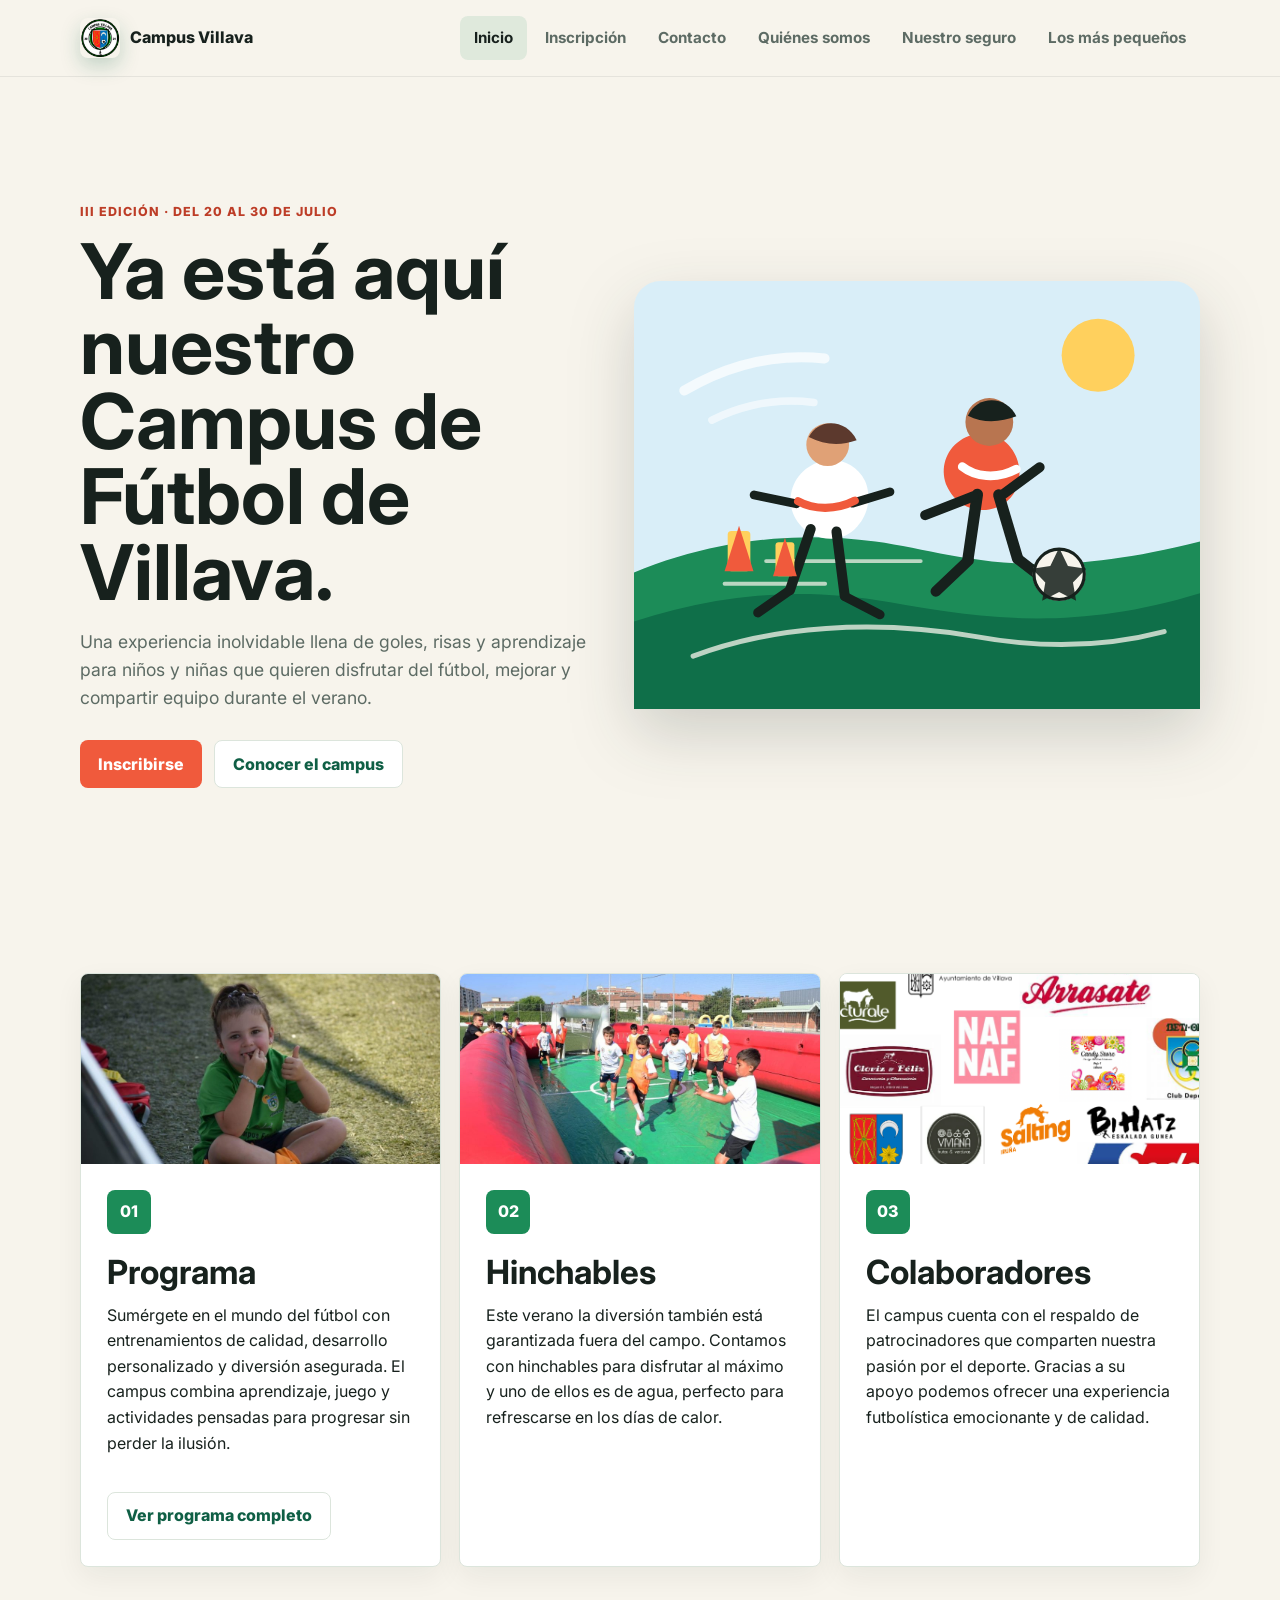
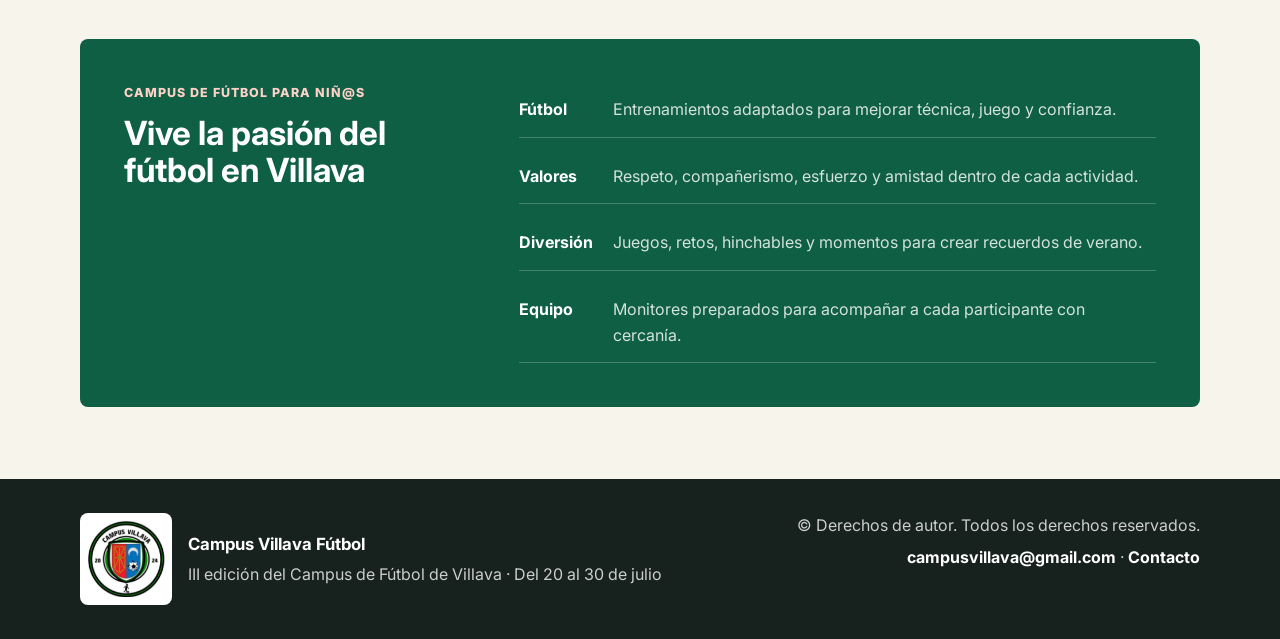
<file: index.html>
<!DOCTYPE html>
<html lang="es">
<head>
  <meta charset="UTF-8">
  <meta name="viewport" content="width=device-width, initial-scale=1.0">
  <title>Campus Villava Fútbol | Inicio</title>
  <link rel="preconnect" href="https://fonts.googleapis.com">
  <link rel="preconnect" href="https://fonts.gstatic.com" crossorigin>
  <link href="https://fonts.googleapis.com/css2?family=Inter:wght@400;600;700;800&display=swap" rel="stylesheet">
  <link rel="stylesheet" href="css/styles.css">
  <link rel="icon" type="image/png" href="assets/Campus Villava fondo transparente.png">
</head>
<body>
  <header class="site-header">
    <nav class="nav">
      <a class="brand" href="./" aria-label="Campus Villava Fútbol">
        <img class="brand-mark" src="assets/Campus Villava fondo transparente.png" alt="">
        <span>Campus Villava</span>
      </a>
      <button class="nav-toggle" type="button" aria-label="Abrir menú" aria-expanded="false">
        <span></span>
        <span></span>
        <span></span>
      </button>
      <div class="nav-links" data-nav-links>
        <a class="active" href="./">Inicio</a>
        <a href="inscripcion/">Inscripción</a>
        <a href="contacto/">Contacto</a>
        <a href="quienes-somos/">Quiénes somos</a>
        <a href="seguro/">Nuestro seguro</a>
        <a href="pequenos/">Los más pequeños</a>
      </div>
    </nav>
  </header>

  <main>
    <section class="hero">
      <div class="hero-content">
        <p class="eyebrow">III edición · Del 20 al 30 de julio</p>
        <h1>Ya está aquí nuestro Campus de Fútbol de Villava.</h1>
        <p class="hero-copy">Una experiencia inolvidable llena de goles, risas y aprendizaje para niños y niñas que quieren disfrutar del fútbol, mejorar y compartir equipo durante el verano.</p>
        <div class="hero-actions">
          <a class="button primary" href="inscripcion/">Inscribirse</a>
          <a class="button secondary" href="quienes-somos/">Conocer el campus</a>
        </div>
      </div>
      <div class="hero-visual" aria-hidden="true">
        <img src="assets/campus-hero.svg" alt="">
      </div>
    </section>

    <section class="section intro-grid">
      <article>
        <img class="intro-card-image" src="assets/Programa.jpg" alt="Participante del campus de fútbol descansando en el campo">
        <div class="intro-card-body">
          <span class="card-icon">01</span>
          <h2>Programa</h2>
          <p>Sumérgete en el mundo del fútbol con entrenamientos de calidad, desarrollo personalizado y diversión asegurada. El campus combina aprendizaje, juego y actividades pensadas para progresar sin perder la ilusión.</p>
          <a class="button secondary intro-card-link" href="https://drive.google.com/file/d/11pSYK8jGQql9pUrgoOUOJ0aLpMXJHMHa/view" target="_blank" rel="noopener noreferrer">Ver programa completo</a>
        </div>
      </article>
      <article>
        <img class="intro-card-image" src="assets/Hinchables.jpg" alt="Niños jugando al fútbol dentro de un hinchable">
        <div class="intro-card-body">
          <span class="card-icon">02</span>
          <h2>Hinchables</h2>
          <p>Este verano la diversión también está garantizada fuera del campo. Contamos con hinchables para disfrutar al máximo y uno de ellos es de agua, perfecto para refrescarse en los días de calor.</p>
        </div>
      </article>
      <article>
        <img class="intro-card-image intro-card-image-logos" src="assets/Colaboradores.png" alt="Logotipos de colaboradores del Campus Villava">
        <div class="intro-card-body">
          <span class="card-icon">03</span>
          <h2>Colaboradores</h2>
          <p>El campus cuenta con el respaldo de patrocinadores que comparten nuestra pasión por el deporte. Gracias a su apoyo podemos ofrecer una experiencia futbolística emocionante y de calidad.</p>
        </div>
      </article>
    </section>

    <section class="section schedule-band">
      <div>
        <p class="eyebrow">Campus de fútbol para niñ@s</p>
        <h2>Vive la pasión del fútbol en Villava</h2>
      </div>
      <div class="timeline">
        <div><strong>Fútbol</strong><span>Entrenamientos adaptados para mejorar técnica, juego y confianza.</span></div>
        <div><strong>Valores</strong><span>Respeto, compañerismo, esfuerzo y amistad dentro de cada actividad.</span></div>
        <div><strong>Diversión</strong><span>Juegos, retos, hinchables y momentos para crear recuerdos de verano.</span></div>
        <div><strong>Equipo</strong><span>Monitores preparados para acompañar a cada participante con cercanía.</span></div>
      </div>
    </section>
  </main>

  <footer class="footer">
    <div class="footer-brand">
      <img src="assets/Campus Villava.png" alt="Campus Villava Fútbol">
      <div>
        <strong>Campus Villava Fútbol</strong>
        <p>III edición del Campus de Fútbol de Villava · Del 20 al 30 de julio</p>
      </div>
    </div>
    <div class="footer-info">
      <p>© Derechos de autor. Todos los derechos reservados.</p>
      <p><a href="contacto/">campusvillava@gmail.com</a> · <a href="contacto/">Contacto</a></p>
    </div>
  </footer>

  <script src="js/main.js"></script>
</body>
</html>
</file>
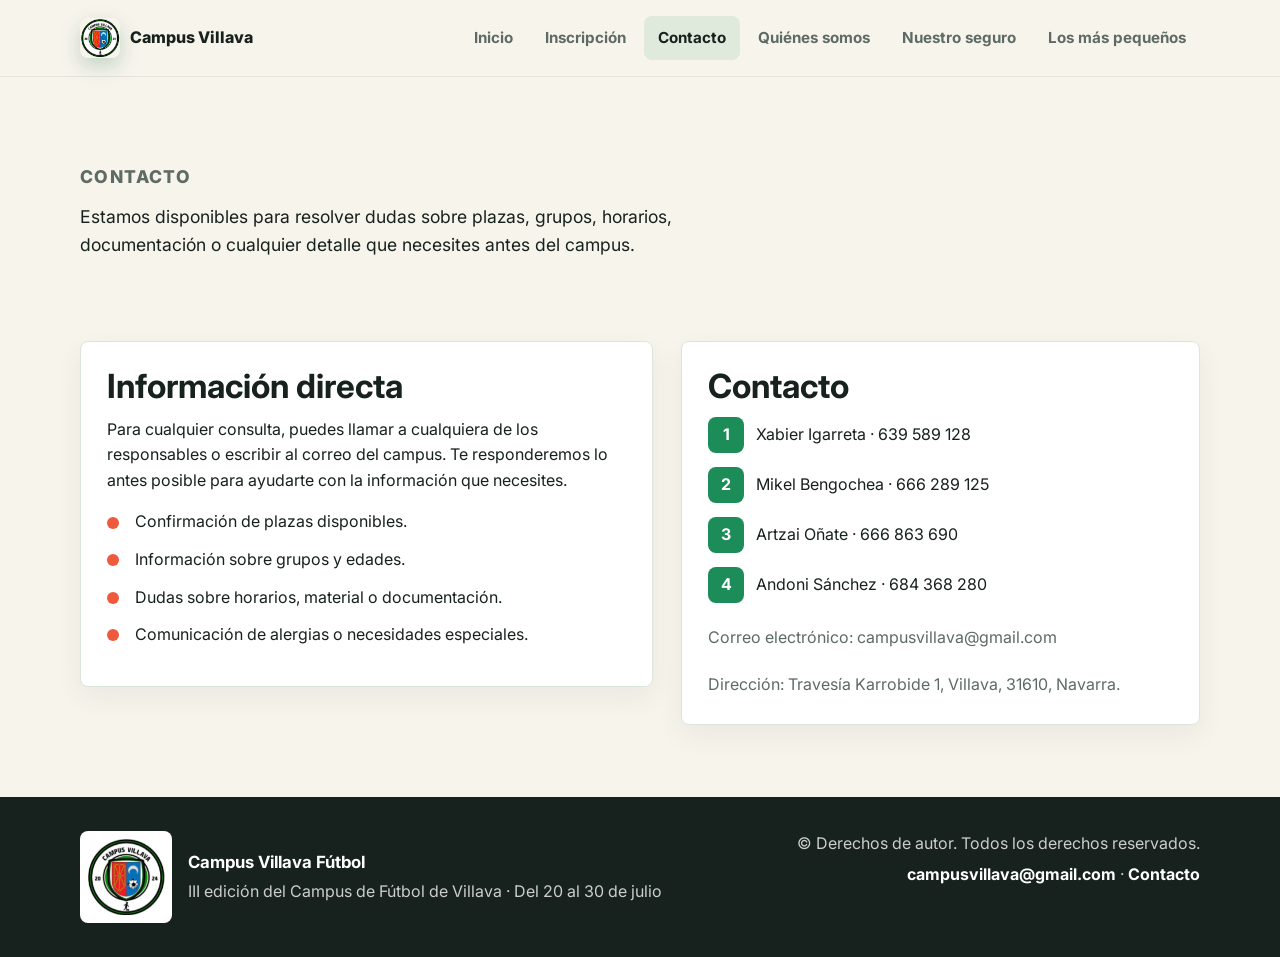
<file: contacto/index.html>
<!DOCTYPE html>
<html lang="es">
<head>
  <meta charset="UTF-8">
  <meta name="viewport" content="width=device-width, initial-scale=1.0">
  <title>Campus Villava Fútbol | Contacto</title>
  <link rel="preconnect" href="https://fonts.googleapis.com">
  <link rel="preconnect" href="https://fonts.gstatic.com" crossorigin>
  <link href="https://fonts.googleapis.com/css2?family=Inter:wght@400;600;700;800&display=swap" rel="stylesheet">
  <link rel="stylesheet" href="../css/styles.css">
  <link rel="icon" type="image/png" href="../assets/Campus Villava fondo transparente.png">
</head>
<body>
  <header class="site-header">
    <nav class="nav">
      <a class="brand" href="../" aria-label="Campus Villava Fútbol">
        <img class="brand-mark" src="../assets/Campus Villava fondo transparente.png" alt="">
        <span>Campus Villava</span>
      </a>
      <button class="nav-toggle" type="button" aria-label="Abrir menú" aria-expanded="false">
        <span></span>
        <span></span>
        <span></span>
      </button>
      <div class="nav-links" data-nav-links>
        <a href="../">Inicio</a>
        <a href="../inscripcion/">Inscripción</a>
        <a class="active" href="../contacto/">Contacto</a>
        <a href="../quienes-somos/">Quiénes somos</a>
        <a href="../seguro/">Nuestro seguro</a>
        <a href="../pequenos/">Los más pequeños</a>
      </div>
    </nav>
  </header>

  <main>
    <section class="page-hero compact contact-hero">
      <p class="eyebrow">Contacto</p>
      <p>Estamos disponibles para resolver dudas sobre plazas, grupos, horarios, documentación o cualquier detalle que necesites antes del campus.</p>
    </section>

    <section class="section signup-layout contact-section">
      <div class="panel">
        <h2>Información directa</h2>
        <p>Para cualquier consulta, puedes llamar a cualquiera de los responsables o escribir al correo del campus. Te responderemos lo antes posible para ayudarte con la información que necesites.</p>
        <ul class="check-list">
          <li>Confirmación de plazas disponibles.</li>
          <li>Información sobre grupos y edades.</li>
          <li>Dudas sobre horarios, material o documentación.</li>
          <li>Comunicación de alergias o necesidades especiales.</li>
        </ul>
      </div>

      <aside class="panel signup-aside">
        <h2>Contacto</h2>
        <div class="steps">
          <div><strong>1</strong><span>Xabier Igarreta · 639 589 128</span></div>
          <div><strong>2</strong><span>Mikel Bengochea · 666 289 125</span></div>
          <div><strong>3</strong><span>Artzai Oñate · 666 863 690</span></div>
          <div><strong>4</strong><span>Andoni Sánchez · 684 368 280</span></div>
        </div>
        <p class="aside-note">Correo electrónico: campusvillava@gmail.com</p>
        <p class="aside-note">Dirección: Travesía Karrobide 1, Villava, 31610, Navarra.</p>
      </aside>
    </section>
  </main>

  <footer class="footer">
    <div class="footer-brand">
      <img src="../assets/Campus Villava.png" alt="Campus Villava Fútbol">
      <div>
        <strong>Campus Villava Fútbol</strong>
        <p>III edición del Campus de Fútbol de Villava · Del 20 al 30 de julio</p>
      </div>
    </div>
    <div class="footer-info">
      <p>© Derechos de autor. Todos los derechos reservados.</p>
      <p><a href="../contacto/">campusvillava@gmail.com</a> · <a href="../contacto/">Contacto</a></p>
    </div>
  </footer>

  <script src="../js/main.js"></script>
</body>
</html>
</file>
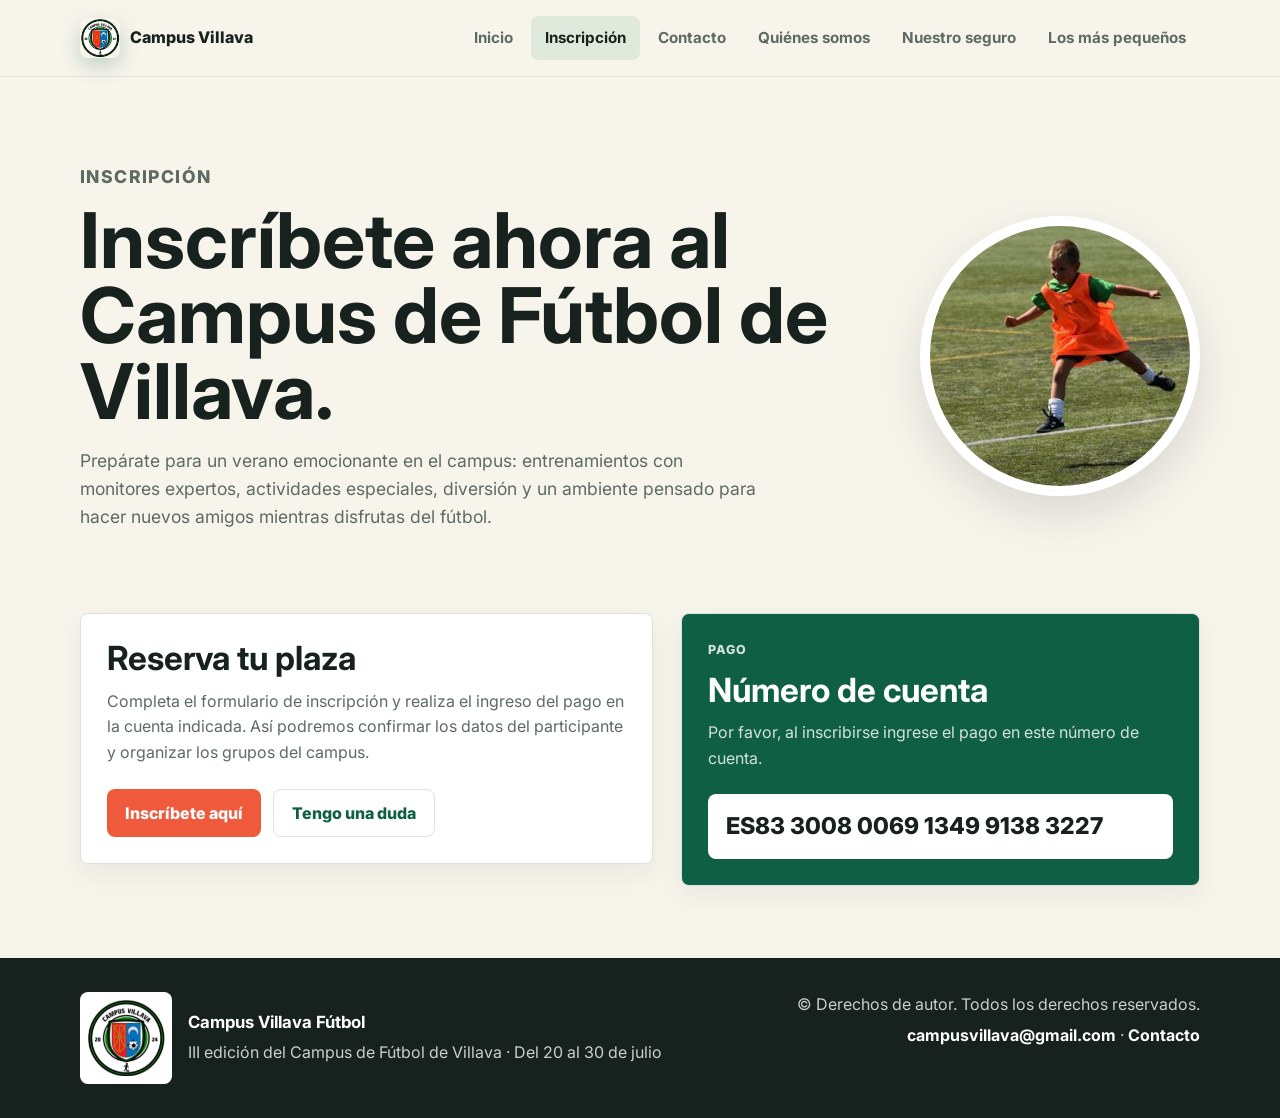
<file: inscripcion/index.html>
<!DOCTYPE html>
<html lang="es">
<head>
  <meta charset="UTF-8">
  <meta name="viewport" content="width=device-width, initial-scale=1.0">
  <title>Campus Villava Fútbol | Inscripción</title>
  <link rel="preconnect" href="https://fonts.googleapis.com">
  <link rel="preconnect" href="https://fonts.gstatic.com" crossorigin>
  <link href="https://fonts.googleapis.com/css2?family=Inter:wght@400;600;700;800&display=swap" rel="stylesheet">
  <link rel="stylesheet" href="../css/styles.css">
  <link rel="icon" type="image/png" href="../assets/Campus Villava fondo transparente.png">
</head>
<body>
  <header class="site-header">
    <nav class="nav">
      <a class="brand" href="../" aria-label="Campus Villava Fútbol">
        <img class="brand-mark" src="../assets/Campus Villava fondo transparente.png" alt="">
        <span>Campus Villava</span>
      </a>
      <button class="nav-toggle" type="button" aria-label="Abrir menú" aria-expanded="false">
        <span></span>
        <span></span>
        <span></span>
      </button>
      <div class="nav-links" data-nav-links>
        <a href="../">Inicio</a>
        <a class="active" href="../inscripcion/">Inscripción</a>
        <a href="../contacto/">Contacto</a>
        <a href="../quienes-somos/">Quiénes somos</a>
        <a href="../seguro/">Nuestro seguro</a>
        <a href="../pequenos/">Los más pequeños</a>
      </div>
    </nav>
  </header>

  <main>
    <section class="page-hero compact inscription-hero">
      <div>
        <p class="eyebrow">Inscripción</p>
        <h1>Inscríbete ahora al Campus de Fútbol de Villava.</h1>
        <p>Prepárate para un verano emocionante en el campus: entrenamientos con monitores expertos, actividades especiales, diversión y un ambiente pensado para hacer nuevos amigos mientras disfrutas del fútbol.</p>
      </div>
      <img class="inscription-hero-image" src="../assets/Inscripcion.jpg" alt="Participantes del Campus Villava durante una actividad de fútbol">
    </section>

    <section class="section signup-layout signup-section">
      <div class="panel signup-main">
        <h2>Reserva tu plaza</h2>
        <p>Completa el formulario de inscripción y realiza el ingreso del pago en la cuenta indicada. Así podremos confirmar los datos del participante y organizar los grupos del campus.</p>
        <div class="hero-actions signup-actions">
          <a class="button primary" href="https://docs.google.com/forms/d/e/1FAIpQLSeiJyBdhTeY9nKRVzVV39aH_6H0OcsXeyH4w7SlMC4IhUK-cg/viewform?usp=header" target="_blank" rel="noopener">Inscríbete aquí</a>
          <a class="button secondary" href="../contacto/">Tengo una duda</a>
        </div>
      </div>

      <aside class="panel payment-card">
        <p class="eyebrow">Pago</p>
        <h2>Número de cuenta</h2>
        <p>Por favor, al inscribirse ingrese el pago en este número de cuenta.</p>
        <p class="iban">ES83 3008 0069 1349 9138 3227</p>
      </aside>
    </section>

  </main>

  <footer class="footer">
    <div class="footer-brand">
      <img src="../assets/Campus Villava.png" alt="Campus Villava Fútbol">
      <div>
        <strong>Campus Villava Fútbol</strong>
        <p>III edición del Campus de Fútbol de Villava · Del 20 al 30 de julio</p>
      </div>
    </div>
    <div class="footer-info">
      <p>© Derechos de autor. Todos los derechos reservados.</p>
      <p><a href="../contacto/">campusvillava@gmail.com</a> · <a href="../contacto/">Contacto</a></p>
    </div>
  </footer>

  <script src="../js/main.js"></script>
</body>
</html>
</file>
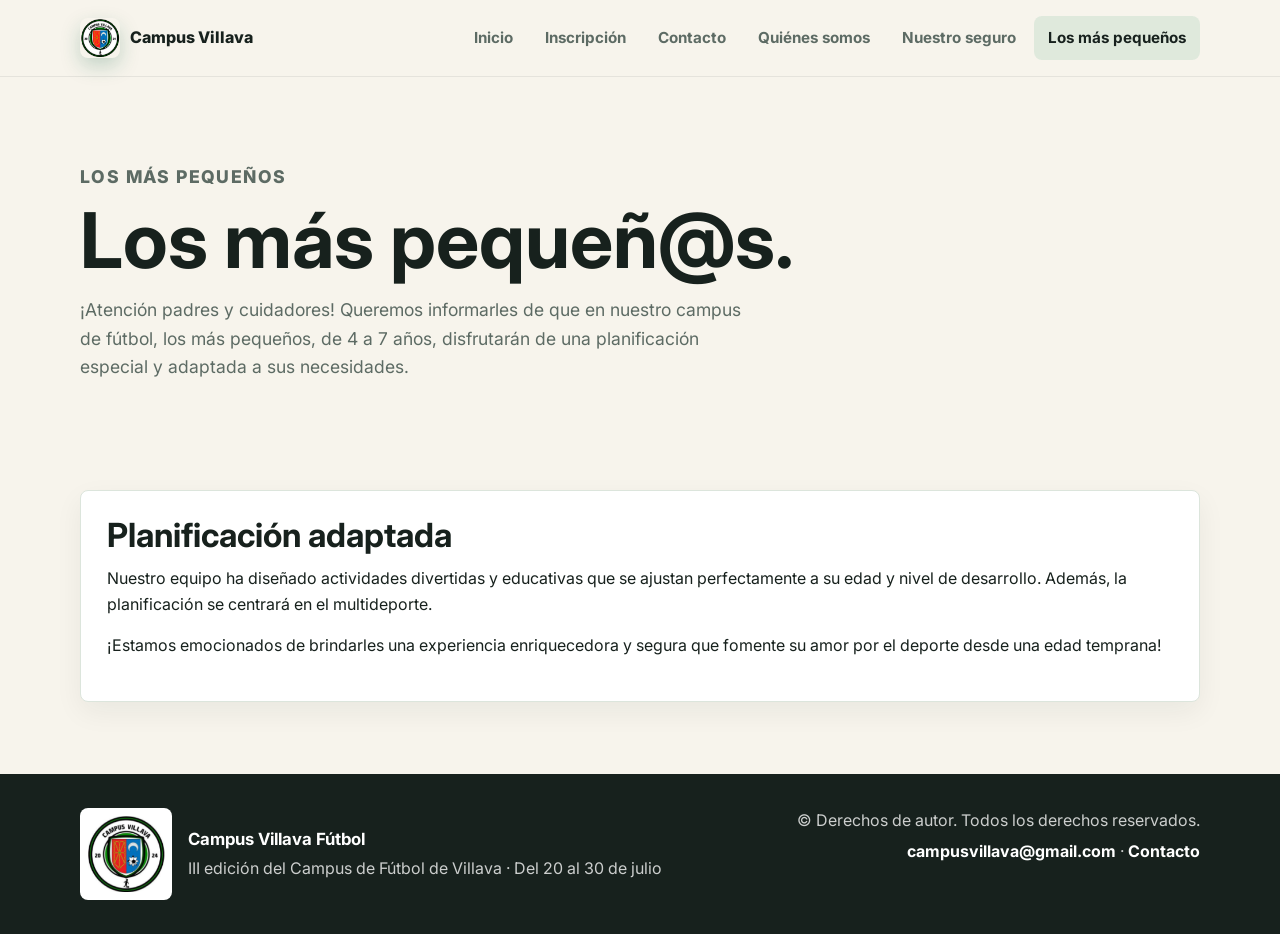
<file: pequenos/index.html>
<!DOCTYPE html>
<html lang="es">
<head>
  <meta charset="UTF-8">
  <meta name="viewport" content="width=device-width, initial-scale=1.0">
  <title>Campus Villava Fútbol | Los más pequeños</title>
  <link rel="preconnect" href="https://fonts.googleapis.com">
  <link rel="preconnect" href="https://fonts.gstatic.com" crossorigin>
  <link href="https://fonts.googleapis.com/css2?family=Inter:wght@400;600;700;800&display=swap" rel="stylesheet">
  <link rel="stylesheet" href="../css/styles.css">
  <link rel="icon" type="image/png" href="../assets/Campus Villava fondo transparente.png">
</head>
<body>
  <header class="site-header">
    <nav class="nav">
      <a class="brand" href="../" aria-label="Campus Villava Fútbol">
        <img class="brand-mark" src="../assets/Campus Villava fondo transparente.png" alt="">
        <span>Campus Villava</span>
      </a>
      <button class="nav-toggle" type="button" aria-label="Abrir menú" aria-expanded="false">
        <span></span>
        <span></span>
        <span></span>
      </button>
      <div class="nav-links" data-nav-links>
        <a href="../">Inicio</a>
        <a href="../inscripcion/">Inscripción</a>
        <a href="../contacto/">Contacto</a>
        <a href="../quienes-somos/">Quiénes somos</a>
        <a href="../seguro/">Nuestro seguro</a>
        <a class="active" href="../pequenos/">Los más pequeños</a>
      </div>
    </nav>
  </header>

  <main>
    <section class="page-hero compact">
      <p class="eyebrow">Los más pequeños</p>
      <h1>Los más pequeñ@s.</h1>
      <p>¡Atención padres y cuidadores! Queremos informarles de que en nuestro campus de fútbol, los más pequeños, de 4 a 7 años, disfrutarán de una planificación especial y adaptada a sus necesidades.</p>
    </section>

    <section class="section">
      <article class="panel">
        <h2>Planificación adaptada</h2>
        <p>Nuestro equipo ha diseñado actividades divertidas y educativas que se ajustan perfectamente a su edad y nivel de desarrollo. Además, la planificación se centrará en el multideporte.</p>
        <p>¡Estamos emocionados de brindarles una experiencia enriquecedora y segura que fomente su amor por el deporte desde una edad temprana!</p>
      </article>
    </section>
  </main>

  <footer class="footer">
    <div class="footer-brand">
      <img src="../assets/Campus Villava.png" alt="Campus Villava Fútbol">
      <div>
        <strong>Campus Villava Fútbol</strong>
        <p>III edición del Campus de Fútbol de Villava · Del 20 al 30 de julio</p>
      </div>
    </div>
    <div class="footer-info">
      <p>© Derechos de autor. Todos los derechos reservados.</p>
      <p><a href="../contacto/">campusvillava@gmail.com</a> · <a href="../contacto/">Contacto</a></p>
    </div>
  </footer>

  <script src="../js/main.js"></script>
</body>
</html>
</file>
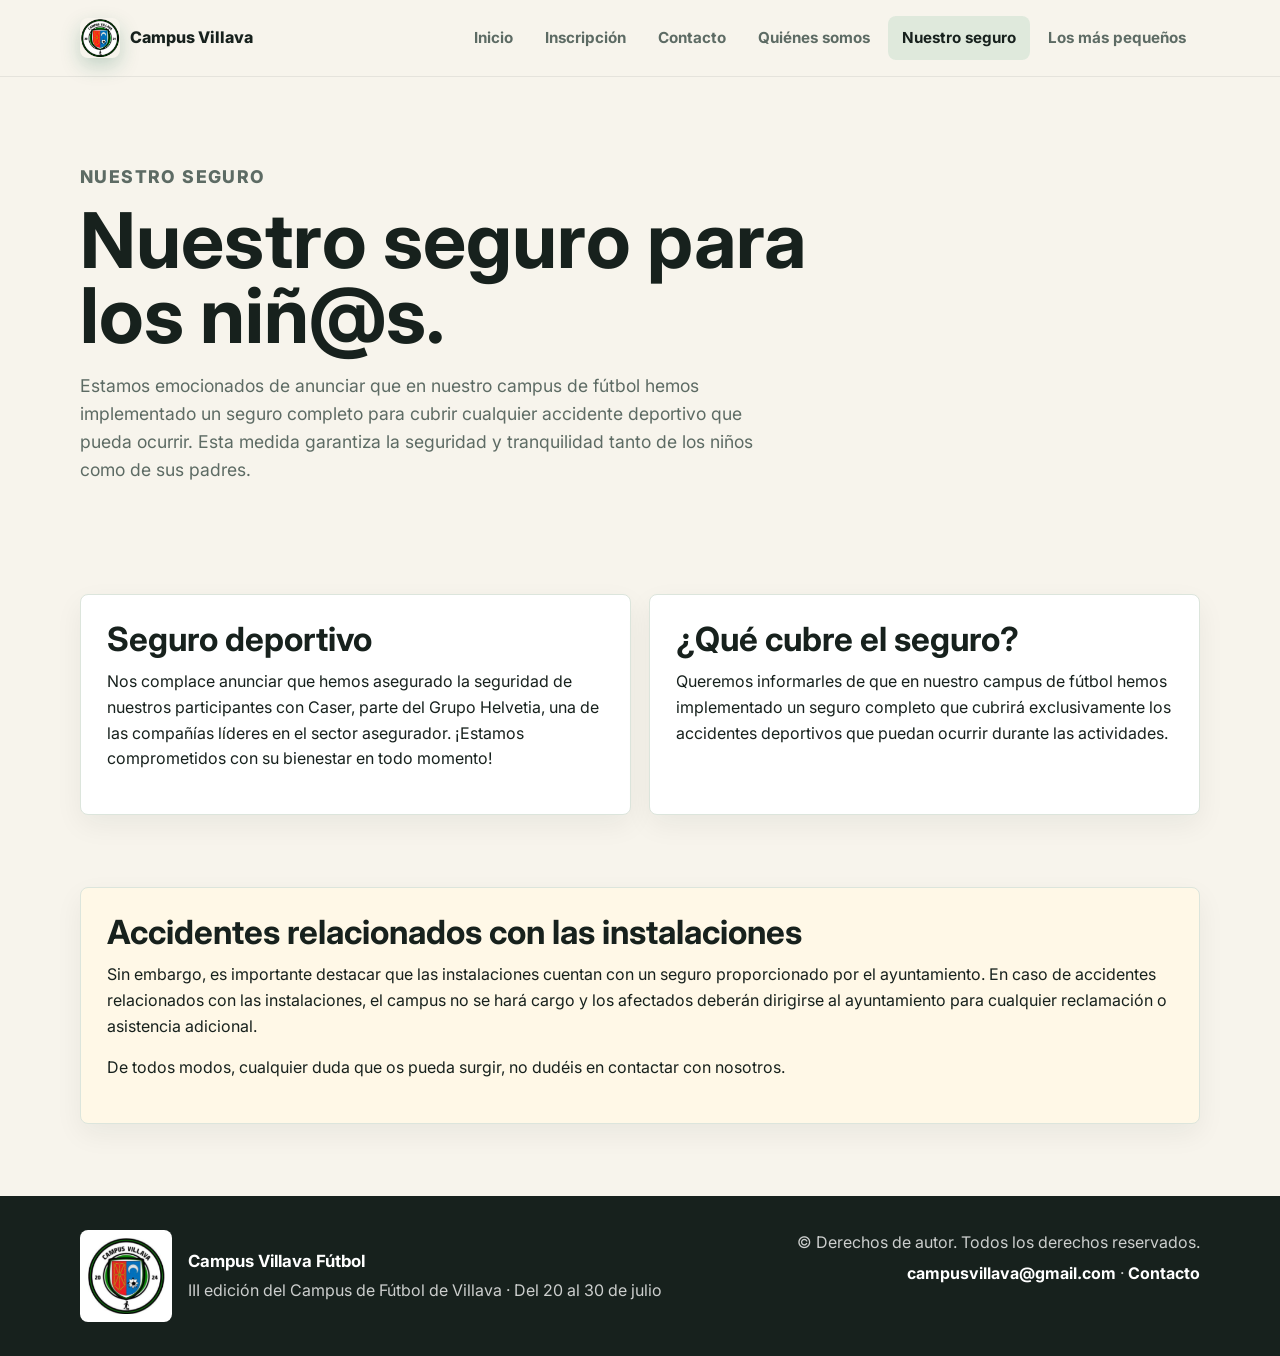
<file: seguro/index.html>
<!DOCTYPE html>
<html lang="es">
<head>
  <meta charset="UTF-8">
  <meta name="viewport" content="width=device-width, initial-scale=1.0">
  <title>Campus Villava Fútbol | Nuestro seguro</title>
  <link rel="preconnect" href="https://fonts.googleapis.com">
  <link rel="preconnect" href="https://fonts.gstatic.com" crossorigin>
  <link href="https://fonts.googleapis.com/css2?family=Inter:wght@400;600;700;800&display=swap" rel="stylesheet">
  <link rel="stylesheet" href="../css/styles.css">
  <link rel="icon" type="image/png" href="../assets/Campus Villava fondo transparente.png">
</head>
<body>
  <header class="site-header">
    <nav class="nav">
      <a class="brand" href="../" aria-label="Campus Villava Fútbol">
        <img class="brand-mark" src="../assets/Campus Villava fondo transparente.png" alt="">
        <span>Campus Villava</span>
      </a>
      <button class="nav-toggle" type="button" aria-label="Abrir menú" aria-expanded="false">
        <span></span>
        <span></span>
        <span></span>
      </button>
      <div class="nav-links" data-nav-links>
        <a href="../">Inicio</a>
        <a href="../inscripcion/">Inscripción</a>
        <a href="../contacto/">Contacto</a>
        <a href="../quienes-somos/">Quiénes somos</a>
        <a class="active" href="../seguro/">Nuestro seguro</a>
        <a href="../pequenos/">Los más pequeños</a>
      </div>
    </nav>
  </header>

  <main>
    <section class="page-hero compact">
      <p class="eyebrow">Nuestro seguro</p>
      <h1>Nuestro seguro para los niñ@s.</h1>
      <p>Estamos emocionados de anunciar que en nuestro campus de fútbol hemos implementado un seguro completo para cubrir cualquier accidente deportivo que pueda ocurrir. Esta medida garantiza la seguridad y tranquilidad tanto de los niños como de sus padres.</p>
    </section>

    <section class="section insurance-grid">
      <article>
        <h2>Seguro deportivo</h2>
        <p>Nos complace anunciar que hemos asegurado la seguridad de nuestros participantes con Caser, parte del Grupo Helvetia, una de las compañías líderes en el sector asegurador. ¡Estamos comprometidos con su bienestar en todo momento!</p>
      </article>
      <article>
        <h2>¿Qué cubre el seguro?</h2>
        <p>Queremos informarles de que en nuestro campus de fútbol hemos implementado un seguro completo que cubrirá exclusivamente los accidentes deportivos que puedan ocurrir durante las actividades.</p>
      </article>
    </section>

    <section class="section notice">
      <h2>Accidentes relacionados con las instalaciones</h2>
      <p>Sin embargo, es importante destacar que las instalaciones cuentan con un seguro proporcionado por el ayuntamiento. En caso de accidentes relacionados con las instalaciones, el campus no se hará cargo y los afectados deberán dirigirse al ayuntamiento para cualquier reclamación o asistencia adicional.</p>
      <p>De todos modos, cualquier duda que os pueda surgir, no dudéis en contactar con nosotros.</p>
    </section>
  </main>

  <footer class="footer">
    <div class="footer-brand">
      <img src="../assets/Campus Villava.png" alt="Campus Villava Fútbol">
      <div>
        <strong>Campus Villava Fútbol</strong>
        <p>III edición del Campus de Fútbol de Villava · Del 20 al 30 de julio</p>
      </div>
    </div>
    <div class="footer-info">
      <p>© Derechos de autor. Todos los derechos reservados.</p>
      <p><a href="../contacto/">campusvillava@gmail.com</a> · <a href="../contacto/">Contacto</a></p>
    </div>
  </footer>

  <script src="../js/main.js"></script>
</body>
</html>
</file>
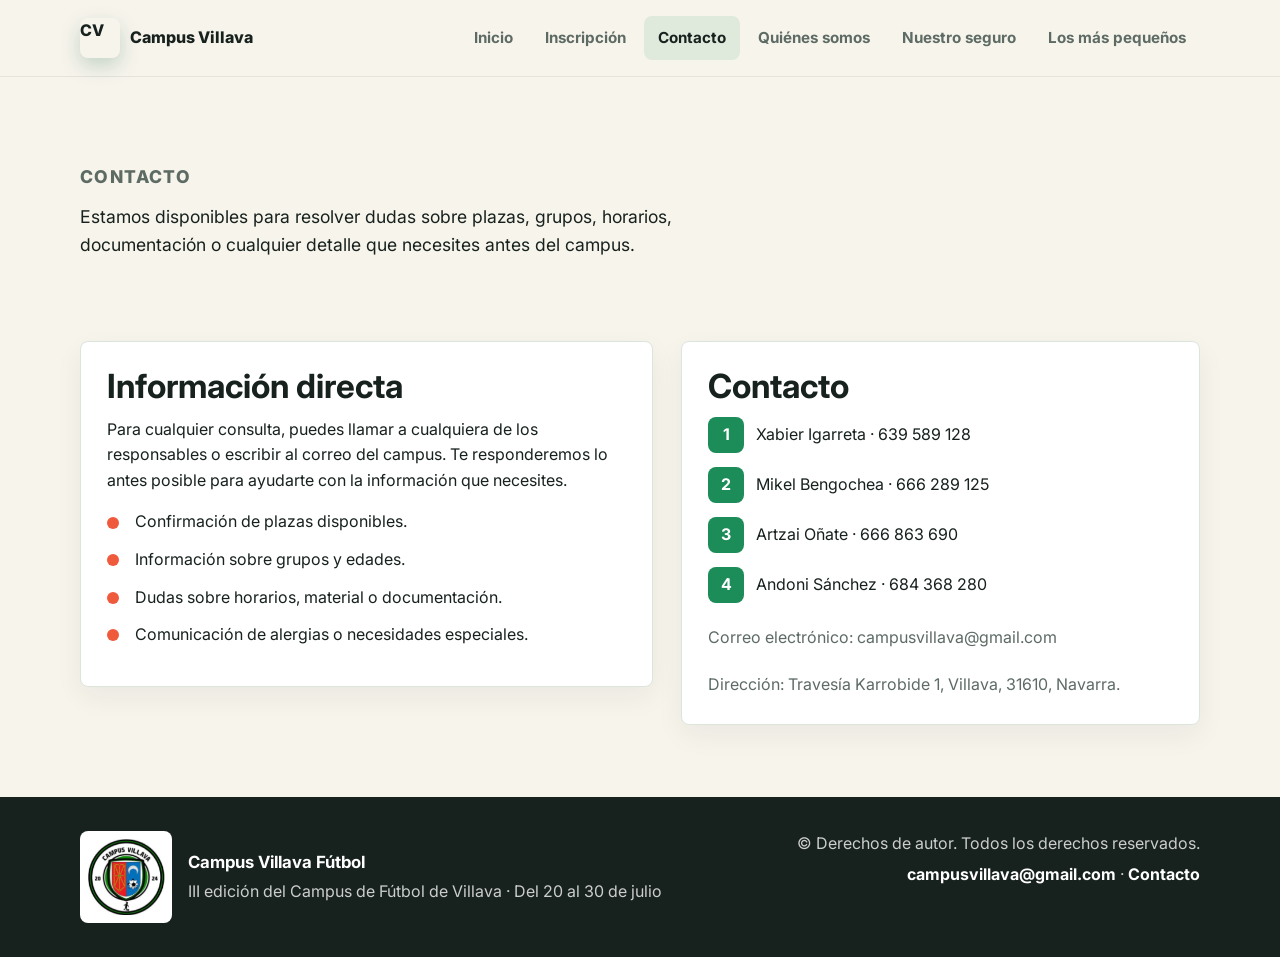
<file: contacto.html>
<!DOCTYPE html>
<html lang="es">
<head>
  <meta charset="UTF-8">
  <meta name="viewport" content="width=device-width, initial-scale=1.0">
  <title>Campus Villava Fútbol | Contacto</title>
  <link rel="preconnect" href="https://fonts.googleapis.com">
  <link rel="preconnect" href="https://fonts.gstatic.com" crossorigin>
  <link href="https://fonts.googleapis.com/css2?family=Inter:wght@400;600;700;800&display=swap" rel="stylesheet">
  <link rel="stylesheet" href="css/styles.css">
</head>
<body>
  <header class="site-header">
    <nav class="nav">
      <a class="brand" href="index.html" aria-label="Campus Villava Fútbol">
        <span class="brand-mark">CV</span>
        <span>Campus Villava</span>
      </a>
      <button class="nav-toggle" type="button" aria-label="Abrir menú" aria-expanded="false">
        <span></span>
        <span></span>
        <span></span>
      </button>
      <div class="nav-links" data-nav-links>
        <a href="index.html">Inicio</a>
        <a href="inscripcion.html">Inscripción</a>
        <a class="active" href="contacto.html">Contacto</a>
        <a href="quienes-somos.html">Quiénes somos</a>
        <a href="seguro.html">Nuestro seguro</a>
        <a href="pequenos.html">Los más pequeños</a>
      </div>
    </nav>
  </header>

  <main>
    <section class="page-hero compact contact-hero">
      <p class="eyebrow">Contacto</p>
      <p>Estamos disponibles para resolver dudas sobre plazas, grupos, horarios, documentación o cualquier detalle que necesites antes del campus.</p>
    </section>

    <section class="section signup-layout contact-section">
      <div class="panel">
        <h2>Información directa</h2>
        <p>Para cualquier consulta, puedes llamar a cualquiera de los responsables o escribir al correo del campus. Te responderemos lo antes posible para ayudarte con la información que necesites.</p>
        <ul class="check-list">
          <li>Confirmación de plazas disponibles.</li>
          <li>Información sobre grupos y edades.</li>
          <li>Dudas sobre horarios, material o documentación.</li>
          <li>Comunicación de alergias o necesidades especiales.</li>
        </ul>
      </div>

      <aside class="panel signup-aside">
        <h2>Contacto</h2>
        <div class="steps">
          <div><strong>1</strong><span>Xabier Igarreta · 639 589 128</span></div>
          <div><strong>2</strong><span>Mikel Bengochea · 666 289 125</span></div>
          <div><strong>3</strong><span>Artzai Oñate · 666 863 690</span></div>
          <div><strong>4</strong><span>Andoni Sánchez · 684 368 280</span></div>
        </div>
        <p class="aside-note">Correo electrónico: campusvillava@gmail.com</p>
        <p class="aside-note">Dirección: Travesía Karrobide 1, Villava, 31610, Navarra.</p>
      </aside>
    </section>
  </main>

  <footer class="footer">
    <div class="footer-brand">
      <img src="assets/Campus Villava.png" alt="Campus Villava Fútbol">
      <div>
        <strong>Campus Villava Fútbol</strong>
        <p>III edición del Campus de Fútbol de Villava · Del 20 al 30 de julio</p>
      </div>
    </div>
    <div class="footer-info">
      <p>© Derechos de autor. Todos los derechos reservados.</p>
      <p><a href="contacto.html">campusvillava@gmail.com</a> · <a href="contacto.html">Contacto</a></p>
    </div>
  </footer>

  <script src="js/main.js"></script>
</body>
</html>
</file>
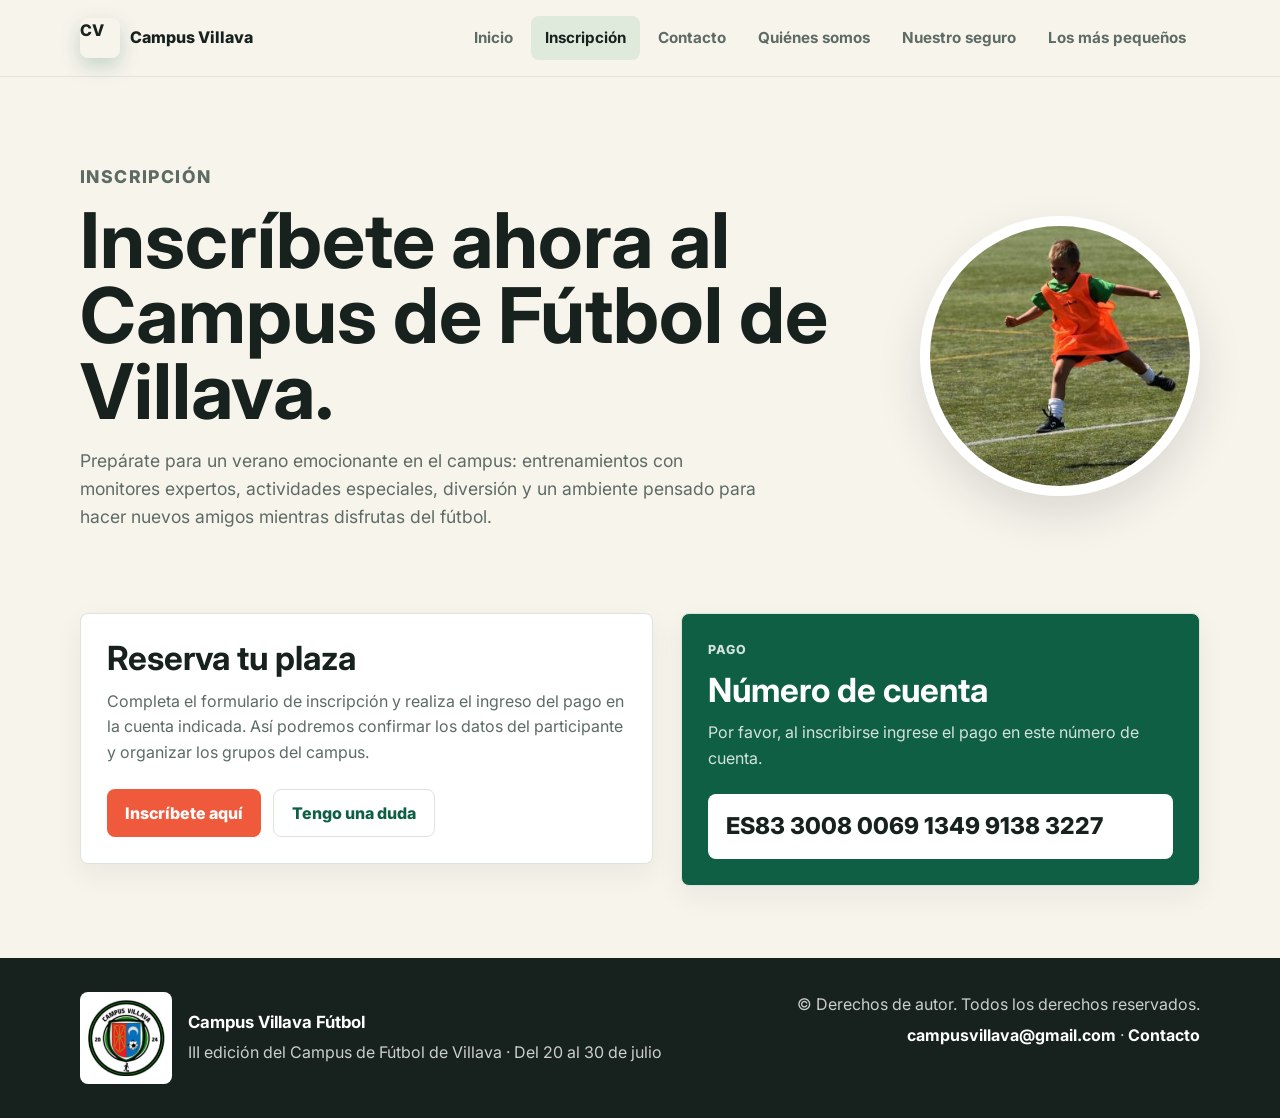
<file: inscripcion.html>
<!DOCTYPE html>
<html lang="es">
<head>
  <meta charset="UTF-8">
  <meta name="viewport" content="width=device-width, initial-scale=1.0">
  <title>Campus Villava Fútbol | Inscripción</title>
  <link rel="preconnect" href="https://fonts.googleapis.com">
  <link rel="preconnect" href="https://fonts.gstatic.com" crossorigin>
  <link href="https://fonts.googleapis.com/css2?family=Inter:wght@400;600;700;800&display=swap" rel="stylesheet">
  <link rel="stylesheet" href="css/styles.css">
</head>
<body>
  <header class="site-header">
    <nav class="nav">
      <a class="brand" href="index.html" aria-label="Campus Villava Fútbol">
        <span class="brand-mark">CV</span>
        <span>Campus Villava</span>
      </a>
      <button class="nav-toggle" type="button" aria-label="Abrir menú" aria-expanded="false">
        <span></span>
        <span></span>
        <span></span>
      </button>
      <div class="nav-links" data-nav-links>
        <a href="index.html">Inicio</a>
        <a class="active" href="inscripcion.html">Inscripción</a>
        <a href="contacto.html">Contacto</a>
        <a href="quienes-somos.html">Quiénes somos</a>
        <a href="seguro.html">Nuestro seguro</a>
        <a href="pequenos.html">Los más pequeños</a>
      </div>
    </nav>
  </header>

  <main>
    <section class="page-hero compact inscription-hero">
      <div>
        <p class="eyebrow">Inscripción</p>
        <h1>Inscríbete ahora al Campus de Fútbol de Villava.</h1>
        <p>Prepárate para un verano emocionante en el campus: entrenamientos con monitores expertos, actividades especiales, diversión y un ambiente pensado para hacer nuevos amigos mientras disfrutas del fútbol.</p>
      </div>
      <img class="inscription-hero-image" src="assets/Inscripcion.jpg" alt="Participantes del Campus Villava durante una actividad de fútbol">
    </section>

    <section class="section signup-layout signup-section">
      <div class="panel signup-main">
        <h2>Reserva tu plaza</h2>
        <p>Completa el formulario de inscripción y realiza el ingreso del pago en la cuenta indicada. Así podremos confirmar los datos del participante y organizar los grupos del campus.</p>
        <div class="hero-actions signup-actions">
          <a class="button primary" href="https://docs.google.com/forms/d/e/1FAIpQLSeiJyBdhTeY9nKRVzVV39aH_6H0OcsXeyH4w7SlMC4IhUK-cg/viewform?usp=header" target="_blank" rel="noopener">Inscríbete aquí</a>
          <a class="button secondary" href="contacto.html">Tengo una duda</a>
        </div>
      </div>

      <aside class="panel payment-card">
        <p class="eyebrow">Pago</p>
        <h2>Número de cuenta</h2>
        <p>Por favor, al inscribirse ingrese el pago en este número de cuenta.</p>
        <p class="iban">ES83 3008 0069 1349 9138 3227</p>
      </aside>
    </section>

  </main>

  <footer class="footer">
    <div class="footer-brand">
      <img src="assets/Campus Villava.png" alt="Campus Villava Fútbol">
      <div>
        <strong>Campus Villava Fútbol</strong>
        <p>III edición del Campus de Fútbol de Villava · Del 20 al 30 de julio</p>
      </div>
    </div>
    <div class="footer-info">
      <p>© Derechos de autor. Todos los derechos reservados.</p>
      <p><a href="contacto.html">campusvillava@gmail.com</a> · <a href="contacto.html">Contacto</a></p>
    </div>
  </footer>

  <script src="js/main.js"></script>
</body>
</html>
</file>
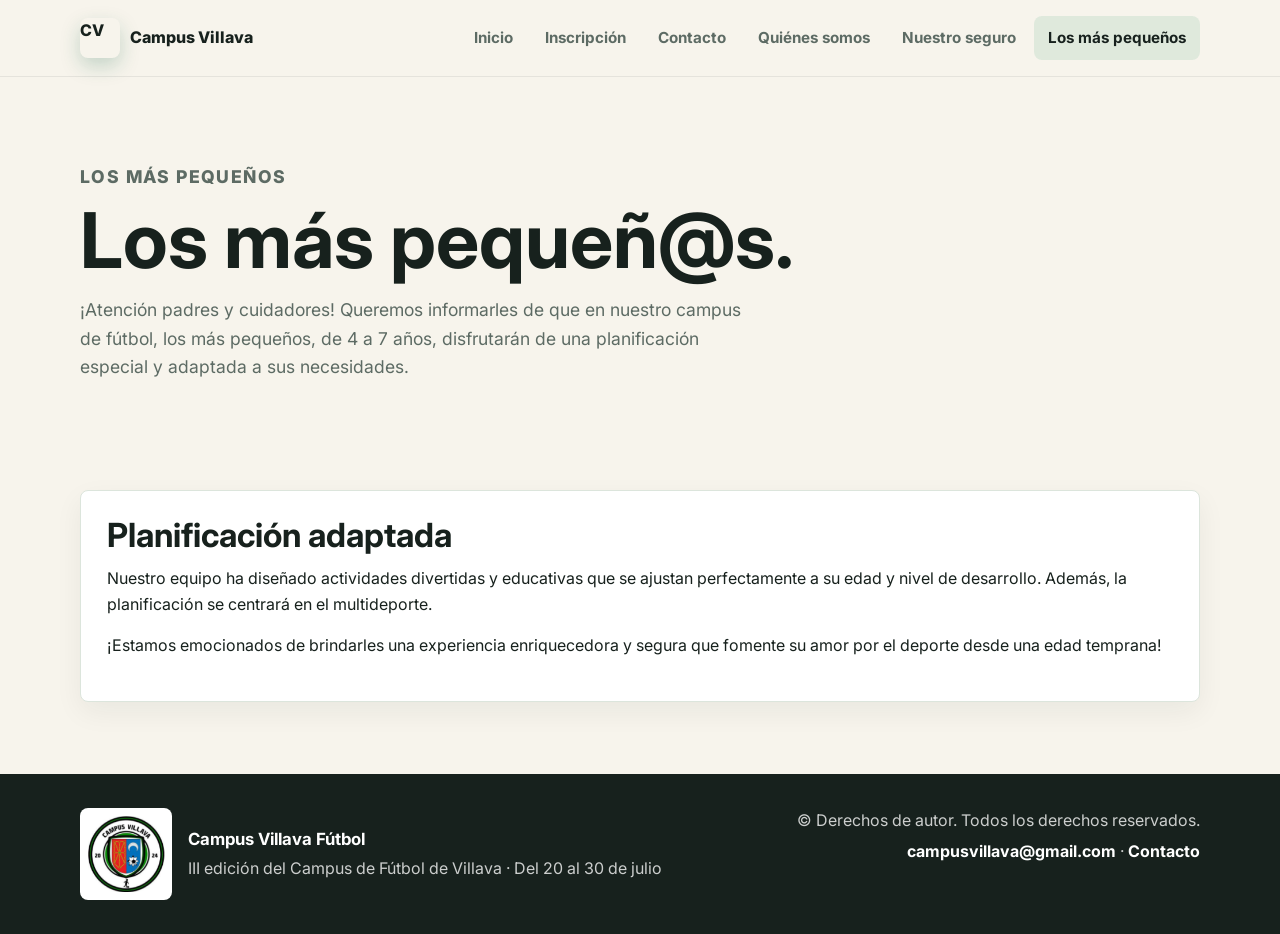
<file: pequenos.html>
<!DOCTYPE html>
<html lang="es">
<head>
  <meta charset="UTF-8">
  <meta name="viewport" content="width=device-width, initial-scale=1.0">
  <title>Campus Villava Fútbol | Los más pequeños</title>
  <link rel="preconnect" href="https://fonts.googleapis.com">
  <link rel="preconnect" href="https://fonts.gstatic.com" crossorigin>
  <link href="https://fonts.googleapis.com/css2?family=Inter:wght@400;600;700;800&display=swap" rel="stylesheet">
  <link rel="stylesheet" href="css/styles.css">
</head>
<body>
  <header class="site-header">
    <nav class="nav">
      <a class="brand" href="index.html" aria-label="Campus Villava Fútbol">
        <span class="brand-mark">CV</span>
        <span>Campus Villava</span>
      </a>
      <button class="nav-toggle" type="button" aria-label="Abrir menú" aria-expanded="false">
        <span></span>
        <span></span>
        <span></span>
      </button>
      <div class="nav-links" data-nav-links>
        <a href="index.html">Inicio</a>
        <a href="inscripcion.html">Inscripción</a>
        <a href="contacto.html">Contacto</a>
        <a href="quienes-somos.html">Quiénes somos</a>
        <a href="seguro.html">Nuestro seguro</a>
        <a class="active" href="pequenos.html">Los más pequeños</a>
      </div>
    </nav>
  </header>

  <main>
    <section class="page-hero compact">
      <p class="eyebrow">Los más pequeños</p>
      <h1>Los más pequeñ@s.</h1>
      <p>¡Atención padres y cuidadores! Queremos informarles de que en nuestro campus de fútbol, los más pequeños, de 4 a 7 años, disfrutarán de una planificación especial y adaptada a sus necesidades.</p>
    </section>

    <section class="section">
      <article class="panel">
        <h2>Planificación adaptada</h2>
        <p>Nuestro equipo ha diseñado actividades divertidas y educativas que se ajustan perfectamente a su edad y nivel de desarrollo. Además, la planificación se centrará en el multideporte.</p>
        <p>¡Estamos emocionados de brindarles una experiencia enriquecedora y segura que fomente su amor por el deporte desde una edad temprana!</p>
      </article>
    </section>
  </main>

  <footer class="footer">
    <div class="footer-brand">
      <img src="assets/Campus Villava.png" alt="Campus Villava Fútbol">
      <div>
        <strong>Campus Villava Fútbol</strong>
        <p>III edición del Campus de Fútbol de Villava · Del 20 al 30 de julio</p>
      </div>
    </div>
    <div class="footer-info">
      <p>© Derechos de autor. Todos los derechos reservados.</p>
      <p><a href="contacto.html">campusvillava@gmail.com</a> · <a href="contacto.html">Contacto</a></p>
    </div>
  </footer>

  <script src="js/main.js"></script>
</body>
</html>
</file>
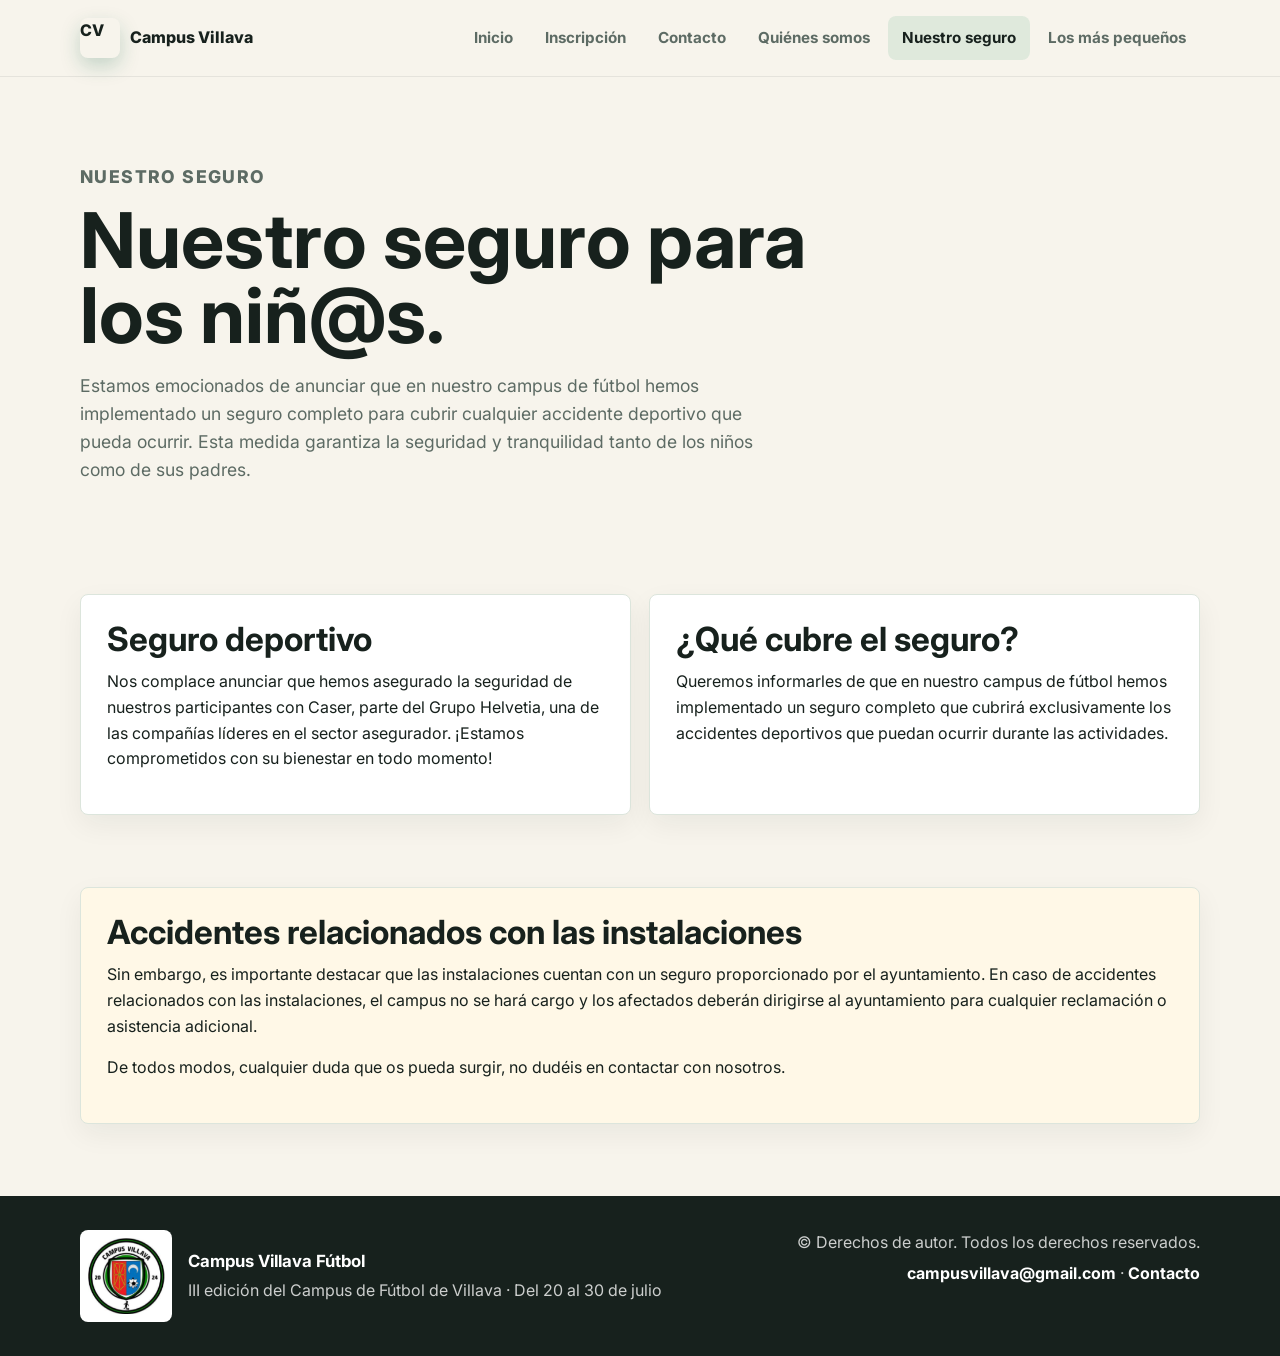
<file: seguro.html>
<!DOCTYPE html>
<html lang="es">
<head>
  <meta charset="UTF-8">
  <meta name="viewport" content="width=device-width, initial-scale=1.0">
  <title>Campus Villava Fútbol | Nuestro seguro</title>
  <link rel="preconnect" href="https://fonts.googleapis.com">
  <link rel="preconnect" href="https://fonts.gstatic.com" crossorigin>
  <link href="https://fonts.googleapis.com/css2?family=Inter:wght@400;600;700;800&display=swap" rel="stylesheet">
  <link rel="stylesheet" href="css/styles.css">
</head>
<body>
  <header class="site-header">
    <nav class="nav">
      <a class="brand" href="index.html" aria-label="Campus Villava Fútbol">
        <span class="brand-mark">CV</span>
        <span>Campus Villava</span>
      </a>
      <button class="nav-toggle" type="button" aria-label="Abrir menú" aria-expanded="false">
        <span></span>
        <span></span>
        <span></span>
      </button>
      <div class="nav-links" data-nav-links>
        <a href="index.html">Inicio</a>
        <a href="inscripcion.html">Inscripción</a>
        <a href="contacto.html">Contacto</a>
        <a href="quienes-somos.html">Quiénes somos</a>
        <a class="active" href="seguro.html">Nuestro seguro</a>
        <a href="pequenos.html">Los más pequeños</a>
      </div>
    </nav>
  </header>

  <main>
    <section class="page-hero compact">
      <p class="eyebrow">Nuestro seguro</p>
      <h1>Nuestro seguro para los niñ@s.</h1>
      <p>Estamos emocionados de anunciar que en nuestro campus de fútbol hemos implementado un seguro completo para cubrir cualquier accidente deportivo que pueda ocurrir. Esta medida garantiza la seguridad y tranquilidad tanto de los niños como de sus padres.</p>
    </section>

    <section class="section insurance-grid">
      <article>
        <h2>Seguro deportivo</h2>
        <p>Nos complace anunciar que hemos asegurado la seguridad de nuestros participantes con Caser, parte del Grupo Helvetia, una de las compañías líderes en el sector asegurador. ¡Estamos comprometidos con su bienestar en todo momento!</p>
      </article>
      <article>
        <h2>¿Qué cubre el seguro?</h2>
        <p>Queremos informarles de que en nuestro campus de fútbol hemos implementado un seguro completo que cubrirá exclusivamente los accidentes deportivos que puedan ocurrir durante las actividades.</p>
      </article>
    </section>

    <section class="section notice">
      <h2>Accidentes relacionados con las instalaciones</h2>
      <p>Sin embargo, es importante destacar que las instalaciones cuentan con un seguro proporcionado por el ayuntamiento. En caso de accidentes relacionados con las instalaciones, el campus no se hará cargo y los afectados deberán dirigirse al ayuntamiento para cualquier reclamación o asistencia adicional.</p>
      <p>De todos modos, cualquier duda que os pueda surgir, no dudéis en contactar con nosotros.</p>
    </section>
  </main>

  <footer class="footer">
    <div class="footer-brand">
      <img src="assets/Campus Villava.png" alt="Campus Villava Fútbol">
      <div>
        <strong>Campus Villava Fútbol</strong>
        <p>III edición del Campus de Fútbol de Villava · Del 20 al 30 de julio</p>
      </div>
    </div>
    <div class="footer-info">
      <p>© Derechos de autor. Todos los derechos reservados.</p>
      <p><a href="contacto.html">campusvillava@gmail.com</a> · <a href="contacto.html">Contacto</a></p>
    </div>
  </footer>

  <script src="js/main.js"></script>
</body>
</html>
</file>
<file: css/styles.css>
:root {
  --ink: #17211d;
  --muted: #5d6b64;
  --paper: #f7f4ec;
  --white: #ffffff;
  --field: #1c8c58;
  --field-dark: #0f5f45;
  --line: #dce5dc;
  --accent: #f05a3c;
  --accent-dark: #bd3d27;
  --sky: #d9eef8;
  --shadow: 0 18px 45px rgba(23, 33, 29, 0.13);
}

* {
  box-sizing: border-box;
}

body {
  margin: 0;
  font-family: "Inter", Arial, sans-serif;
  color: var(--ink);
  background: var(--paper);
  line-height: 1.6;
}

img {
  max-width: 100%;
  display: block;
}

a {
  color: inherit;
  text-decoration: none;
}

.site-header {
  position: sticky;
  top: 0;
  z-index: 10;
  background: rgba(247, 244, 236, 0.94);
  border-bottom: 1px solid rgba(23, 33, 29, 0.08);
  backdrop-filter: blur(12px);
}

.nav {
  width: min(1120px, calc(100% - 32px));
  min-height: 76px;
  margin: 0 auto;
  display: flex;
  align-items: center;
  justify-content: space-between;
  gap: 24px;
}

.brand {
  display: inline-flex;
  align-items: center;
  gap: 10px;
  font-weight: 800;
  letter-spacing: 0;
}

.brand-mark {
  width: 40px;
  height: 40px;
  display: block;
  border-radius: 8px;
  object-fit: contain;
  box-shadow: 0 8px 20px rgba(15, 95, 69, 0.22);
}

.nav-links {
  display: flex;
  align-items: center;
  gap: 4px;
}

.nav-links a {
  padding: 10px 14px;
  border-radius: 8px;
  color: var(--muted);
  font-size: 0.95rem;
  font-weight: 700;
}

.nav-links a:hover,
.nav-links a.active {
  color: var(--ink);
  background: rgba(28, 140, 88, 0.1);
}

.nav-toggle {
  display: none;
  width: 42px;
  height: 42px;
  border: 0;
  border-radius: 8px;
  background: var(--field-dark);
  cursor: pointer;
}

.nav-toggle span {
  display: block;
  width: 20px;
  height: 2px;
  margin: 5px auto;
  background: var(--white);
}

.hero {
  width: min(1120px, calc(100% - 32px));
  min-height: calc(100vh - 76px);
  margin: 0 auto;
  padding: 52px 0 40px;
  display: grid;
  grid-template-columns: minmax(0, 0.95fr) minmax(320px, 1.05fr);
  align-items: center;
  gap: 42px;
}

.hero-content {
  position: relative;
  z-index: 1;
}

.eyebrow {
  margin: 0 0 12px;
  color: var(--accent-dark);
  font-size: 0.78rem;
  font-weight: 800;
  letter-spacing: 0.08em;
  text-transform: uppercase;
}

h1,
h2,
h3,
p {
  margin-top: 0;
}

h1 {
  max-width: 780px;
  margin-bottom: 18px;
  font-size: clamp(2.45rem, 6vw, 5.25rem);
  line-height: 0.98;
  letter-spacing: 0;
}

h2 {
  margin-bottom: 12px;
  font-size: clamp(1.35rem, 2.6vw, 2.1rem);
  line-height: 1.1;
}

h3 {
  margin-bottom: 8px;
  font-size: 1.1rem;
}

.hero-copy,
.page-hero p {
  max-width: 680px;
  color: var(--muted);
  font-size: 1.1rem;
}

.hero-actions {
  display: flex;
  flex-wrap: wrap;
  gap: 12px;
  margin-top: 28px;
}

.button {
  display: inline-flex;
  align-items: center;
  justify-content: center;
  min-height: 48px;
  padding: 0 18px;
  border-radius: 8px;
  font-weight: 800;
}

.button.primary {
  color: var(--white);
  background: var(--accent);
}

.button.secondary {
  color: var(--field-dark);
  background: var(--white);
  border: 1px solid var(--line);
}

.hero-visual {
  align-self: stretch;
  display: flex;
  align-items: center;
  min-height: 420px;
}

.hero-visual img {
  width: 100%;
  filter: drop-shadow(0 24px 32px rgba(23, 33, 29, 0.18));
}

.section {
  width: min(1120px, calc(100% - 32px));
  margin: 0 auto;
  padding: 72px 0;
}

.intro-grid,
.insurance-grid,
.values {
  display: grid;
  grid-template-columns: repeat(3, minmax(0, 1fr));
  gap: 18px;
}

.intro-grid article,
.insurance-grid article,
.values article,
.panel,
.notice {
  padding: 26px;
  border: 1px solid var(--line);
  border-radius: 8px;
  background: var(--white);
  box-shadow: 0 10px 28px rgba(23, 33, 29, 0.06);
}

.intro-grid article {
  padding: 0;
  overflow: hidden;
}

.intro-card-image {
  width: 100%;
  height: 190px;
  object-fit: cover;
  background: #f7f8f3;
}

.intro-card-image-logos {
  object-fit: cover;
  object-position: center;
}

.intro-card-body {
  padding: 26px;
}

.intro-card-link {
  margin-top: 20px;
}

.card-icon {
  display: inline-grid;
  place-items: center;
  width: 44px;
  height: 44px;
  margin-bottom: 20px;
  border-radius: 8px;
  color: var(--white);
  background: var(--field);
  font-weight: 800;
}

.schedule-band {
  display: grid;
  grid-template-columns: 0.72fr 1.28fr;
  gap: 36px;
  align-items: start;
  padding: 44px;
  margin-bottom: 72px;
  border-radius: 8px;
  color: var(--white);
  background: var(--field-dark);
}

.schedule-band .eyebrow {
  color: #ffd1c7;
}

.timeline {
  display: grid;
  gap: 12px;
}

.timeline div {
  display: grid;
  grid-template-columns: 80px 1fr;
  gap: 14px;
  padding: 14px 0;
  border-bottom: 1px solid rgba(255, 255, 255, 0.22);
}

.timeline span {
  color: rgba(255, 255, 255, 0.82);
}

.page-hero {
  width: min(1120px, calc(100% - 32px));
  margin: 0 auto;
  padding: 86px 0 42px;
}

.page-hero.compact {
  padding-bottom: 20px;
}

.contact-hero {
  padding-bottom: 0;
}

.contact-hero p:not(.eyebrow) {
  color: var(--ink);
}

.inscription-hero {
  display: grid;
  grid-template-columns: minmax(0, 1fr) 280px;
  align-items: center;
  gap: 42px;
}

.inscription-hero-image {
  width: 280px;
  aspect-ratio: 1;
  border: 10px solid var(--white);
  border-radius: 50%;
  object-fit: cover;
  box-shadow: var(--shadow);
}

.split,
.kids-layout,
.signup-layout {
  display: grid;
  grid-template-columns: minmax(0, 1.05fr) minmax(300px, 0.95fr);
  gap: 28px;
  align-items: start;
}

.contact-section {
  padding-top: 44px;
}

.signup-section {
  padding-top: 44px;
}

.signup-main p {
  max-width: 680px;
  color: var(--muted);
}

.signup-actions {
  margin-top: 24px;
}

.payment-card {
  color: var(--white);
  background: var(--field-dark);
}

.payment-card .eyebrow,
.payment-card p {
  color: rgba(255, 255, 255, 0.82);
}

.iban {
  margin: 22px 0 0;
  padding: 18px;
  border-radius: 8px;
  color: var(--ink) !important;
  background: var(--white);
  font-size: clamp(1.05rem, 2.4vw, 1.45rem);
  font-weight: 800;
  line-height: 1.25;
  overflow-wrap: anywhere;
}

.contact-form-section {
  padding-top: 0;
}

.check-list {
  padding: 0;
  margin: 0;
  list-style: none;
}

.check-list li {
  position: relative;
  padding-left: 28px;
  margin-bottom: 12px;
}

.check-list li::before {
  content: "";
  position: absolute;
  left: 0;
  top: 0.45em;
  width: 12px;
  height: 12px;
  border-radius: 50%;
  background: var(--accent);
}

.values {
  padding-top: 0;
}

.section-heading {
  max-width: 760px;
  margin-bottom: 28px;
}

.section-heading p:last-child {
  margin-bottom: 0;
  color: var(--muted);
  font-size: 1.05rem;
}

.sponsors-section {
  padding-top: 0;
}

.sponsor-grid {
  display: grid;
  grid-template-columns: repeat(auto-fit, minmax(150px, 1fr));
  gap: 14px;
}

.sponsor-card {
  display: grid;
  place-items: center;
  min-height: 132px;
  padding: 18px;
  border: 1px solid var(--line);
  border-radius: 8px;
  background: var(--white);
  box-shadow: 0 10px 28px rgba(23, 33, 29, 0.06);
  cursor: pointer;
  transition: transform 160ms ease, border-color 160ms ease, box-shadow 160ms ease;
}

.sponsor-card:hover,
.sponsor-card:focus-visible {
  border-color: rgba(28, 140, 88, 0.55);
  box-shadow: 0 16px 34px rgba(23, 33, 29, 0.12);
  transform: translateY(-2px);
}

.sponsor-card:focus-visible,
.sponsor-modal-close:focus-visible,
.sponsor-modal-nav:focus-visible {
  outline: 3px solid rgba(240, 90, 60, 0.32);
  outline-offset: 3px;
}

.sponsor-card img {
  width: 100%;
  max-width: 170px;
  height: 86px;
  object-fit: contain;
}

body.modal-open {
  overflow: hidden;
}

.sponsor-modal {
  position: fixed;
  inset: 0;
  z-index: 40;
  display: flex;
  align-items: center;
  justify-content: center;
  padding: 24px;
  opacity: 0;
  pointer-events: none;
  transition: opacity 220ms ease;
}

.sponsor-modal.open {
  opacity: 1;
  pointer-events: auto;
}

.sponsor-modal-backdrop {
  position: absolute;
  inset: 0;
  background: rgba(23, 33, 29, 0.76);
}

.sponsor-modal-dialog {
  position: relative;
  z-index: 1;
  display: grid;
  grid-template-columns: 54px minmax(0, 760px) 54px;
  align-items: center;
  gap: 16px;
  width: min(100%, 980px);
  transform: translateY(16px) scale(0.98);
  transition: transform 220ms ease;
}

.sponsor-modal.open .sponsor-modal-dialog {
  transform: translateY(0) scale(1);
}

.sponsor-modal-content {
  display: grid;
  place-items: center;
  min-height: min(68vh, 620px);
  margin: 0;
  padding: 34px;
  border-radius: 8px;
  background: var(--white);
  box-shadow: var(--shadow);
  overflow: hidden;
}

.sponsor-modal-content img {
  width: 100%;
  max-height: min(54vh, 460px);
  object-fit: contain;
  transition: opacity 180ms ease, transform 220ms ease;
}

.sponsor-modal-content img.slide-out-left {
  opacity: 0;
  transform: translateX(-42px);
}

.sponsor-modal-content img.slide-out-right {
  opacity: 0;
  transform: translateX(42px);
}

.sponsor-modal-content img.slide-in-left {
  opacity: 0;
  transform: translateX(-42px);
}

.sponsor-modal-content img.slide-in-right {
  opacity: 0;
  transform: translateX(42px);
}

.sponsor-modal-close,
.sponsor-modal-nav {
  display: grid;
  place-items: center;
  border: 0;
  border-radius: 8px;
  color: var(--white);
  background: var(--field-dark);
  box-shadow: 0 10px 24px rgba(23, 33, 29, 0.24);
  cursor: pointer;
}

.sponsor-modal-nav:disabled {
  opacity: 0.35;
  cursor: not-allowed;
}

.sponsor-modal-nav:disabled:hover {
  background: var(--field-dark);
}

.sponsor-modal-close {
  position: absolute;
  top: -58px;
  right: 70px;
  width: 46px;
  height: 46px;
  font-size: 1.75rem;
  line-height: 1;
}

.sponsor-modal-nav {
  width: 54px;
  height: 54px;
  font-size: 2rem;
  line-height: 1;
}

.sponsor-modal-close:hover,
.sponsor-modal-nav:hover {
  background: var(--accent);
}

.insurance-grid {
  grid-template-columns: repeat(2, minmax(0, 1fr));
}

.notice {
  margin-bottom: 72px;
  background: #fff8e7;
}

.highlight {
  background: var(--field-dark);
  color: var(--white);
}

.highlight .check-list li::before {
  background: #ffd05d;
}

.age-tabs {
  display: flex;
  flex-wrap: wrap;
  gap: 8px;
  margin: 24px 0 16px;
}

.tab {
  min-height: 42px;
  padding: 0 14px;
  border: 1px solid var(--line);
  border-radius: 8px;
  color: var(--muted);
  background: var(--white);
  font: inherit;
  font-weight: 800;
  cursor: pointer;
}

.tab.active {
  color: var(--white);
  border-color: var(--field-dark);
  background: var(--field-dark);
}

.tab-panel {
  display: none;
  padding: 22px;
  border-left: 4px solid var(--accent);
  background: var(--white);
}

.tab-panel.active {
  display: block;
}

.form-card {
  padding: 28px;
  border: 1px solid var(--line);
  border-radius: 8px;
  background: var(--white);
  box-shadow: 0 10px 28px rgba(23, 33, 29, 0.06);
}

.form-grid {
  display: grid;
  grid-template-columns: repeat(2, minmax(0, 1fr));
  gap: 16px;
}

label {
  display: grid;
  gap: 8px;
  margin-bottom: 16px;
  color: var(--ink);
  font-weight: 800;
}

input,
select,
textarea {
  width: 100%;
  min-height: 46px;
  padding: 11px 12px;
  border: 1px solid var(--line);
  border-radius: 8px;
  color: var(--ink);
  background: #fbfbf8;
  font: inherit;
  font-weight: 600;
}

textarea {
  resize: vertical;
}

input:focus,
select:focus,
textarea:focus {
  outline: 3px solid rgba(28, 140, 88, 0.18);
  border-color: var(--field);
}

.consent {
  display: flex;
  align-items: flex-start;
  gap: 10px;
  font-weight: 700;
}

.consent input {
  width: 18px;
  min-height: 18px;
  margin-top: 4px;
}

.form-message {
  min-height: 24px;
  margin: 16px 0 0;
  color: var(--field-dark);
  font-weight: 800;
}

.signup-aside {
  position: sticky;
  top: 100px;
}

.steps {
  display: grid;
  gap: 14px;
}

.steps div {
  display: grid;
  grid-template-columns: 36px 1fr;
  gap: 12px;
  align-items: start;
}

.steps strong {
  display: grid;
  place-items: center;
  width: 36px;
  height: 36px;
  border-radius: 8px;
  color: var(--white);
  background: var(--field);
}

.contact-section .steps div {
  align-items: center;
}

.contact-section .steps span {
  display: flex;
  align-items: center;
  min-height: 36px;
  line-height: 1.35;
}

.aside-note {
  margin: 22px 0 0;
  color: var(--muted);
}

.footer {
  display: grid;
  grid-template-columns: minmax(260px, 1.1fr) minmax(220px, 0.8fr);
  gap: 28px;
  align-items: start;
  padding: 34px max(16px, calc((100% - 1120px) / 2));
  color: rgba(255, 255, 255, 0.78);
  background: var(--ink);
}

.footer p,
.footer strong {
  margin: 0;
}

.footer strong {
  display: block;
  margin-bottom: 4px;
  color: var(--white);
  font-size: 1.05rem;
}

.footer a {
  color: var(--white);
  font-weight: 700;
}

.footer a:hover {
  color: #ffd1c7;
}

.footer-brand {
  display: flex;
  align-items: center;
  gap: 16px;
}

.footer-brand img {
  width: 92px;
  height: 92px;
  border-radius: 8px;
  object-fit: contain;
  background: var(--white);
}

.footer-info {
  display: grid;
  gap: 6px;
  justify-items: end;
  text-align: right;
}

@media (max-width: 820px) {
  .nav {
    min-height: 68px;
  }

  .nav-toggle {
    display: block;
  }

  .nav-links {
    position: absolute;
    left: 16px;
    right: 16px;
    top: 76px;
    display: none;
    flex-direction: column;
    align-items: stretch;
    padding: 10px;
    border: 1px solid var(--line);
    border-radius: 8px;
    background: var(--white);
    box-shadow: var(--shadow);
  }

  .nav-links.open {
    display: flex;
  }

  .hero {
    min-height: auto;
    grid-template-columns: 1fr;
    padding-top: 38px;
    gap: 20px;
  }

  .hero-visual {
    min-height: 250px;
  }

  .inscription-hero {
    grid-template-columns: 1fr;
    gap: 24px;
  }

  .inscription-hero-image {
    width: min(100%, 260px);
  }

  .intro-grid,
  .insurance-grid,
  .values,
  .split,
  .kids-layout,
  .signup-layout,
  .schedule-band {
    grid-template-columns: 1fr;
  }

  .signup-aside {
    position: static;
  }

  .section {
    padding: 44px 0;
  }

  .sponsors-section {
    padding-top: 0;
  }

  .sponsor-modal-dialog {
    grid-template-columns: 48px minmax(0, 1fr) 48px;
    gap: 10px;
  }

  .sponsor-modal-content {
    min-height: min(66vh, 520px);
    padding: 24px;
  }

  .sponsor-modal-close {
    right: 58px;
  }

  .schedule-band {
    padding: 28px;
    margin-bottom: 44px;
  }

  .page-hero {
    padding-top: 56px;
  }

  .footer {
    grid-template-columns: 1fr;
  }

  .footer-info {
    justify-items: start;
    text-align: left;
  }
}

@media (max-width: 520px) {
  .hero-actions,
  .button {
    width: 100%;
  }

  .timeline div {
    grid-template-columns: 1fr;
    gap: 2px;
  }

  .insurance-grid article,
  .values article,
  .panel,
  .notice,
  .form-card {
    padding: 22px;
  }

  .intro-card-body {
    padding: 22px;
  }

  .intro-card-image {
    height: 180px;
  }

  .sponsor-grid {
    grid-template-columns: repeat(2, minmax(0, 1fr));
  }

  .sponsor-card {
    min-height: 112px;
    padding: 14px;
  }

  .sponsor-card img {
    height: 72px;
  }

  .sponsor-modal {
    padding: 14px;
  }

  .sponsor-modal-dialog {
    grid-template-columns: 1fr 1fr;
    gap: 10px;
  }

  .sponsor-modal-content {
    grid-column: 1 / -1;
    grid-row: 1;
    min-height: min(62vh, 440px);
    padding: 20px;
  }

  .sponsor-modal-content img {
    max-height: min(45vh, 340px);
  }

  .sponsor-modal-close {
    top: 10px;
    right: 10px;
    width: 42px;
    height: 42px;
    color: var(--ink);
    background: var(--white);
  }

  .sponsor-modal-nav {
    grid-row: 2;
    width: 100%;
    height: 48px;
  }

  .form-grid {
    grid-template-columns: 1fr;
  }

  .footer-brand {
    align-items: flex-start;
  }

  .footer-brand img {
    width: 74px;
    height: 74px;
  }

}
</file>
